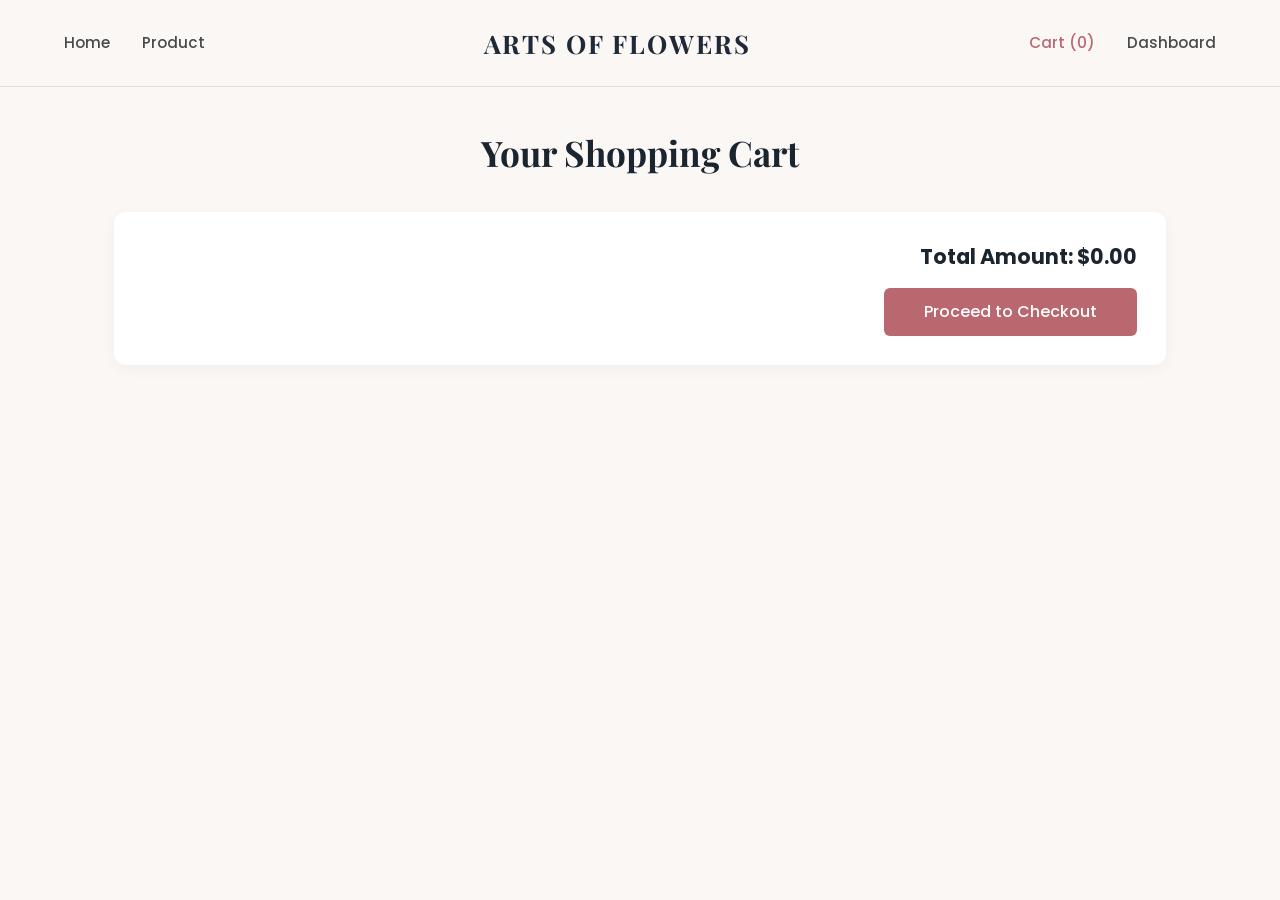
<file: cart.html>
<!DOCTYPE html>
<html lang="en">
<head>
  <meta charset="UTF-8">
  <meta name="viewport" content="width=device-width, initial-scale=1.0">
  <title>Your Cart - ARTS OF FLOWERS</title>
  <link rel="stylesheet" href="style.css">
  <link href="https://fonts.googleapis.com/css2?family=Playfair+Display:wght@500;700&family=Poppins:wght@300;400;500;600&display=swap" rel="stylesheet">
</head>
<body>

  <nav class="navbar">
    <div class="nav-left">
      <a href="index.html">Home</a>
      <a href="shop.html">Product</a>
    </div>

    <div class="logo">ARTS OF FLOWERS</div>

    <div class="nav-right">
      <a href="cart.html" class="active">Cart (<span id="cart-count">0</span>)</a>
      <a href="dashboard.html">Dashboard</a>
    </div>
  </nav>

  <main class="cart-container">
    <h1>Your Shopping Cart</h1>

    <div id="cart-items">
      <!-- Cart items render here -->
    </div>
    <!-- 1. Past Purchases Summary Box -->
  <div id="purchased-summary"></div>

    <div class="cart-summary">
      <h3>Total Amount: $<span id="cart-total">0.00</span></h3>
      <a href="checkout.html" class="btn-primary" id="checkout-btn" style="text-decoration:none; display:inline-block;">Proceed to Checkout</a>
    </div>
  </main>

  <script src="flower.js"></script>
  
  
</body>
</html>
</file>
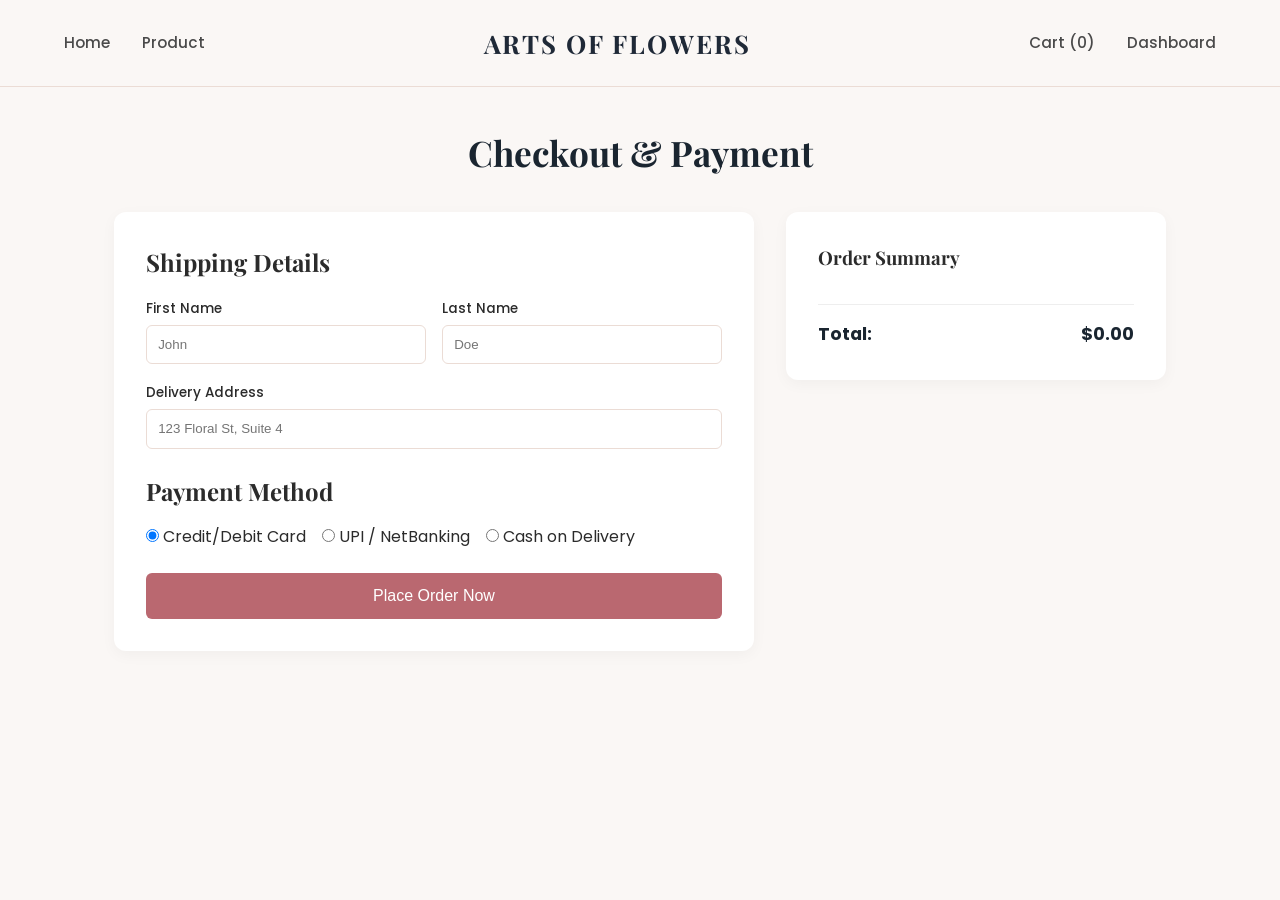
<file: checkout.html>
<!DOCTYPE html>
<html lang="en">
<head>
  <meta charset="UTF-8">
  <meta name="viewport" content="width=device-width, initial-scale=1.0">
  <title>Checkout - ARTS OF FLOWERS</title>
  <link rel="stylesheet" href="style.css">
  <link href="https://fonts.googleapis.com/css2?family=Playfair+Display:wght@500;700&family=Poppins:wght@300;400;500;600&display=swap" rel="stylesheet">
</head>
<body>

  <nav class="navbar">
    <div class="nav-left">
      <a href="index.html">Home</a>
      <a href="shop.html">Product</a>
    </div>

    <div class="logo">ARTS OF FLOWERS</div>

    <div class="nav-right">
      <a href="cart.html">Cart (<span id="cart-count">0</span>)</a>
      <a href="dashboard.html">Dashboard</a>
    </div>
  </nav>

  <main class="cart-container">
    <h1>Checkout & Payment</h1>

    <div style="display: grid; grid-template-columns: 1fr 380px; gap: 2rem;">
      <!-- Address & Payment Form -->
      <form id="checkout-form" style="background: white; padding: 2rem; border-radius: 12px; box-shadow: 0 4px 15px rgba(0,0,0,0.04);" onsubmit="processOrder(event)">
        <h2 style="font-family: 'Playfair Display', serif; margin-bottom: 1rem;">Shipping Details</h2>
        
        <div style="display: grid; grid-template-columns: 1fr 1fr; gap: 1rem; margin-bottom: 1rem;">
          <div>
            <label style="font-size:0.85rem; font-weight:500;">First Name</label>
            <input type="text" required placeholder="John" style="width:100%; padding:0.7rem; border:1px solid #ebdcd5; border-radius:6px; margin-top:0.3rem;">
          </div>
          <div>
            <label style="font-size:0.85rem; font-weight:500;">Last Name</label>
            <input type="text" required placeholder="Doe" style="width:100%; padding:0.7rem; border:1px solid #ebdcd5; border-radius:6px; margin-top:0.3rem;">
          </div>
        </div>

        <div style="margin-bottom: 1rem;">
          <label style="font-size:0.85rem; font-weight:500;">Delivery Address</label>
          <input type="text" required placeholder="123 Floral St, Suite 4" style="width:100%; padding:0.7rem; border:1px solid #ebdcd5; border-radius:6px; margin-top:0.3rem;">
        </div>

        <h2 style="font-family: 'Playfair Display', serif; margin: 1.5rem 0 1rem 0;">Payment Method</h2>
        <div style="display: flex; gap: 1rem; margin-bottom: 1.5rem;">
          <label><input type="radio" name="payment" value="card" checked> Credit/Debit Card</label>
          <label><input type="radio" name="payment" value="upi"> UPI / NetBanking</label>
          <label><input type="radio" name="payment" value="cod"> Cash on Delivery</label>
        </div>

        <button type="submit" class="btn-primary" style="width: 100%; padding: 0.9rem; font-size: 1rem;">Place Order Now</button>
      </form>

      <!-- Order Summary Card -->
      <div style="background: white; padding: 2rem; border-radius: 12px; height: fit-content; box-shadow: 0 4px 15px rgba(0,0,0,0.04);">
        <h3 style="font-family: 'Playfair Display', serif; margin-bottom: 1rem;">Order Summary</h3>
        <div id="checkout-summary-items" style="margin-bottom: 1rem; max-height: 250px; overflow-y: auto;">
          <!-- Item list -->
        </div>
        <hr style="border: none; border-top: 1px solid #eee; margin: 1rem 0;">
        <div style="display: flex; justify-content: space-between; font-weight: bold; font-size: 1.1rem; color: #1a2530;">
          <span>Total:</span>
          <span>$<span id="checkout-total">0.00</span></span>
        </div>
      </div>
    </div>
  </main>
<script src="flower.js"></script>
  
  
</body>
</html>
</file>
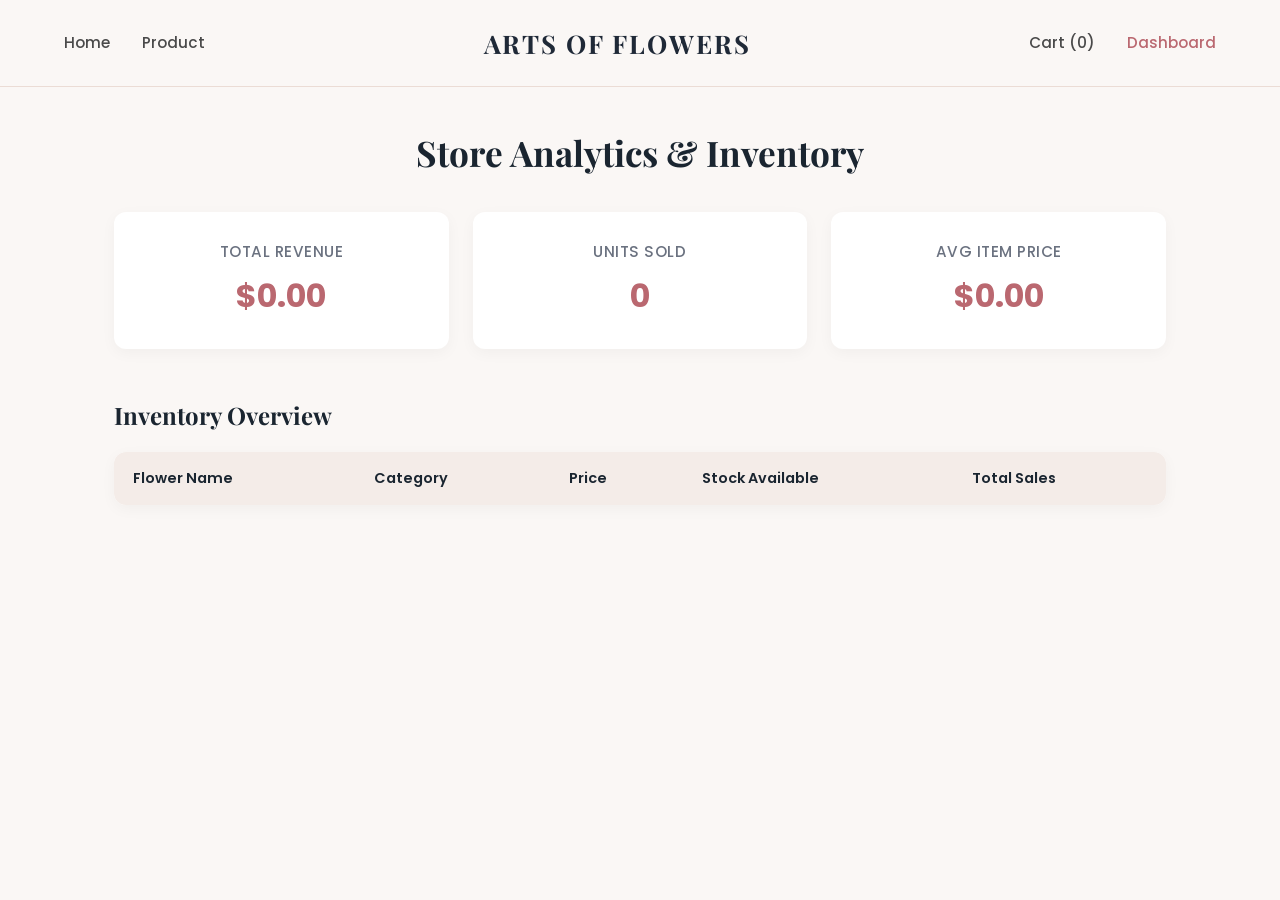
<file: dashboard.html>
<!DOCTYPE html>
<html lang="en">
<head>
  <meta charset="UTF-8">
  <meta name="viewport" content="width=device-width, initial-scale=1.0">
  <title>Dashboard - ARTS OF FLOWERS</title>
  <link rel="stylesheet" href="style.css">
  <link href="https://fonts.googleapis.com/css2?family=Playfair+Display:wght@500;700&family=Poppins:wght@300;400;500;600&display=swap" rel="stylesheet">
</head>
<body>

  <nav class="navbar">
    <div class="nav-left">
      <a href="index.html">Home</a>
      <a href="shop.html">Product</a>
    </div>

    <div class="logo">ARTS OF FLOWERS</div>

    <div class="nav-right">
      <a href="cart.html">Cart (<span id="cart-count">0</span>)</a>
      <a href="dashboard.html" class="active">Dashboard</a>
    </div>
  </nav>

  <main class="dashboard-container">
    <h1>Store Analytics & Inventory</h1>

    <div class="kpi-grid">
      <div class="kpi-card">
        <h3>Total Revenue</h3>
        <p id="total-revenue">$0.00</p>
      </div>
      <div class="kpi-card">
        <h3>Units Sold</h3>
        <p id="units-sold">0</p>
      </div>
      <div class="kpi-card">
        <h3>Avg Item Price</h3>
        <p id="avg-price">$0.00</p>
      </div>
    </div>

    <div class="table-section">
      <h2>Inventory Overview</h2>
      <table>
        <thead>
          <tr>
            <th>Flower Name</th>
            <th>Category</th>
            <th>Price</th>
            <th>Stock Available</th>
            <th>Total Sales</th>
          </tr>
        </thead>
        <tbody id="table-body">
          <!-- Dynamic sales/stock rows load here -->
        </tbody>
      </table>
    </div>
  </main>

  <script src="flower.js"></script>
  
</body>
</html>
</file>
<file: style.css>
/* ==========================================
   1. Resets & Typography
   ========================================== */
* {
  margin: 0;
  padding: 0;
  box-sizing: border-box;
}

body {
  background-color: #faf7f5; /* Warm aesthetic off-white */
  color: #2b2b2b;
  font-family: 'Poppins', sans-serif;
  line-height: 1.5;
}

/* ==========================================
   2. Shared Navigation Bar
   ========================================== */
.navbar {
  display: flex;
  justify-content: space-between;
  align-items: center;
  padding: 1.5rem 4rem;
  background-color: #faf7f5;
  border-bottom: 1px solid #ebdcd5;
  position: sticky;
  top: 0;
  z-index: 100;
}

.nav-left, .nav-right {
  display: flex;
  gap: 2rem;
}

.navbar a {
  text-decoration: none;
  color: #4a4a4a;
  font-size: 0.95rem;
  font-weight: 500;
  transition: color 0.2s;
}

.navbar a:hover,
.navbar a.active {
  color: #ba6870;
}

.logo {
  font-family: 'Playfair Display', serif;
  font-size: 1.6rem;
  font-weight: 700;
  letter-spacing: 2px;
  color: #1f2937;
  text-align: center;
}

/* ==========================================
   3. Main Page (index.html)
   ========================================== */
.hero {
  text-align: center;
  padding: 4rem 2rem 3rem 2rem;
  max-width: 800px;
  margin: 0 auto;
}

.hero h1 {
  font-family: 'Playfair Display', serif;
  font-size: 2.2rem;
  color: #1a2530;
  margin-bottom: 1rem;
  white-space: nowrap;
}
@media (max-width: 768px) {
  .hero h1 {
    font-size: 1.4rem; /* Shrinks the text size on mobile so it stays on one line */
  }
}
.hero-subtext {
  color: #6b7280;
  font-size: 1.05rem;
  margin-bottom: 2rem;
}

.btn-shop, .btn-primary {
  display: inline-block;
  background-color: #ba6870; /* Muted dusty pink */
  color: white;
  padding: 0.75rem 2.5rem;
  border-radius: 6px;
  text-decoration: none;
  font-weight: 500;
  border: none;
  cursor: pointer;
  transition: background 0.3s ease;
}

.btn-shop:hover, .btn-primary:hover {
  background-color: #a3535b;
}

.features-section {
  display: flex;
  justify-content: center;
  gap: 3rem;
  padding: 2rem;
  max-width: 1100px;
  margin: 0 auto 3rem auto;
}

.feature-item {
  text-align: center;
  max-width: 280px;
}

.feature-item h3 {
  font-family: 'Playfair Display', serif;
  font-size: 1.1rem;
  color: #1f2937;
  margin-bottom: 0.4rem;
}

.feature-item p {
  font-size: 0.88rem;
  color: #6b7280;
}

/* ==========================================
   4. Shop Page (shop.html) & Flower Cards
   ========================================== */
.shop-container, .featured-section, .cart-container, .dashboard-container {
  max-width: 1100px;
  margin: 0 auto;
  padding: 2.5rem 1.5rem;
}

.section-title, .shop-container h1, .cart-container h1, .dashboard-container h1 {
  font-family: 'Playfair Display', serif;
  text-align: center;
  font-size: 2.2rem;
  color: #1a2530;
  margin-bottom: 2rem;
}

/* Search Bar Controls */
.controls {
  display: flex;
  justify-content: space-between;
  gap: 1rem;
  margin-bottom: 2.5rem;
}

#search-input {
  flex: 1;
  padding: 0.8rem 1.2rem;
  border: 1px solid #ebdcd5;
  border-radius: 8px;
  font-size: 0.95rem;
  outline: none;
  background-color: #ffffff;
}

#search-input:focus {
  border-color: #ba6870;
}

/* Cards Grid */
.flower-grid {
  display: grid;
  grid-template-columns: repeat(auto-fill, minmax(260px, 1fr));
  gap: 2rem;
}

.flower-card {
  background: #ffffff;
  border-radius: 12px;
  overflow: hidden;
  position: relative;
  box-shadow: 0 4px 15px rgba(0, 0, 0, 0.04);
  transition: transform 0.3s ease;
}

.flower-card:hover {
  transform: translateY(-5px);
}

.wishlist-btn {
  position: absolute;
  top: 12px;
  right: 12px;
  background: white;
  border: none;
  border-radius: 50%;
  width: 36px;
  height: 36px;
  cursor: pointer;
  box-shadow: 0 2px 8px rgba(0,0,0,0.1);
  display: flex;
  align-items: center;
  justify-content: center;
  font-size: 1rem;
}

.flower-card img {
  width: 100%;
  height: 260px;
  object-fit: cover;
}

.card-details {
  padding: 1.2rem;
  text-align: center;
}

.card-details h4 {
  font-family: 'Playfair Display', serif;
  font-size: 1.1rem;
  color: #2b2b2b;
  margin-bottom: 0.3rem;
}

.card-details .price {
  color: #ba6870;
  font-weight: 600;
  margin-bottom: 1rem;
}

.btn-add-cart {
  background-color: transparent;
  border: 1px solid #ba6870;
  color: #ba6870;
  padding: 0.5rem 1.2rem;
  border-radius: 4px;
  cursor: pointer;
  font-weight: 500;
  transition: all 0.3s ease;
}

.btn-add-cart:hover {
  background-color: #ba6870;
  color: white;
}

/* ==========================================
   5. Cart Page (cart.html)
   ========================================== */
#cart-items {
  margin-bottom: 2rem;
}

.cart-summary {
  background: #ffffff;
  padding: 1.8rem;
  border-radius: 12px;
  text-align: right;
  box-shadow: 0 4px 15px rgba(0, 0, 0, 0.04);
}

.cart-summary h3 {
  font-size: 1.3rem;
  color: #1a2530;
  margin-bottom: 1rem;
}

/* ==========================================
   6. Dashboard Page (dashboard.html)
   ========================================== */
.kpi-grid {
  display: grid;
  grid-template-columns: repeat(auto-fit, minmax(220px, 1fr));
  gap: 1.5rem;
  margin-bottom: 3rem;
}

.kpi-card {
  background: #ffffff;
  padding: 1.8rem;
  border-radius: 12px;
  text-align: center;
  box-shadow: 0 4px 15px rgba(0,0,0,0.04);
}

.kpi-card h3 {
  font-size: 0.95rem;
  color: #6b7280;
  font-weight: 500;
  margin-bottom: 0.5rem;
  text-transform: uppercase;
  letter-spacing: 0.5px;
}

.kpi-card p {
  font-size: 2rem;
  font-weight: 700;
  color: #ba6870;
}

/* Analytics Table */
.table-section h2 {
  font-family: 'Playfair Display', serif;
  font-size: 1.5rem;
  color: #1a2530;
  margin-bottom: 1.2rem;
}

table {
  width: 100%;
  border-collapse: collapse;
  background: #ffffff;
  border-radius: 12px;
  overflow: hidden;
  box-shadow: 0 4px 15px rgba(0,0,0,0.04);
}

th, td {
  padding: 1rem 1.2rem;
  text-align: left;
}

th {
  background-color: #f4ece8;
  color: #1a2530;
  font-weight: 600;
  font-size: 0.9rem;
}

td {
  border-bottom: 1px solid #f2e9e4;
  font-size: 0.92rem;
  color: #4a4a4a;
}

tr:last-child td {
  border-bottom: none;
}
/* ==========================================
   7. Product Detail Modal
   ========================================== */
.modal-overlay {
  position: fixed;
  top: 0;
  left: 0;
  width: 100%;
  height: 100%;
  background: rgba(0, 0, 0, 0.5);
  display: flex;
  justify-content: center;
  align-items: center;
  z-index: 1000;
  opacity: 0;
  pointer-events: none;
  transition: opacity 0.3s ease;
}

.modal-overlay.active {
  opacity: 1;
  pointer-events: auto;
}

.modal-content {
  background: white;
  width: 90%;
  max-width: 750px;
  border-radius: 12px;
  overflow: hidden;
  display: grid;
  grid-template-columns: 1fr 1fr;
  position: relative;
  box-shadow: 0 10px 30px rgba(0,0,0,0.2);
}

.modal-close {
  position: absolute;
  top: 15px;
  right: 15px;
  background: white;
  border: none;
  border-radius: 50%;
  width: 30px;
  height: 30px;
  font-size: 1.2rem;
  cursor: pointer;
  box-shadow: 0 2px 5px rgba(0,0,0,0.2);
}

.modal-img {
  width: 100%;
  height: 100%;
  object-fit: cover;
}

.modal-body {
  padding: 2rem;
  display: flex;
  flex-direction: column;
  justify-content: center;
}
.flower-grid {
  display: grid !important;
  grid-template-columns: repeat(auto-fill, minmax(250px, 1fr));
  gap: 20px;
  padding: 20px 0;
  min-height: 300px;
}

.flower-card {
  background: #ffffff;
  border-radius: 12px;
  padding: 15px;
  box-shadow: 0 4px 12px rgba(0, 0, 0, 0.08);
  display: flex;
  flex-direction: column;
  align-items: center;
}

.flower-card img {
  width: 100%;
  height: 200px;
  object-fit: cover;
  border-radius: 8px;
}
</file>
